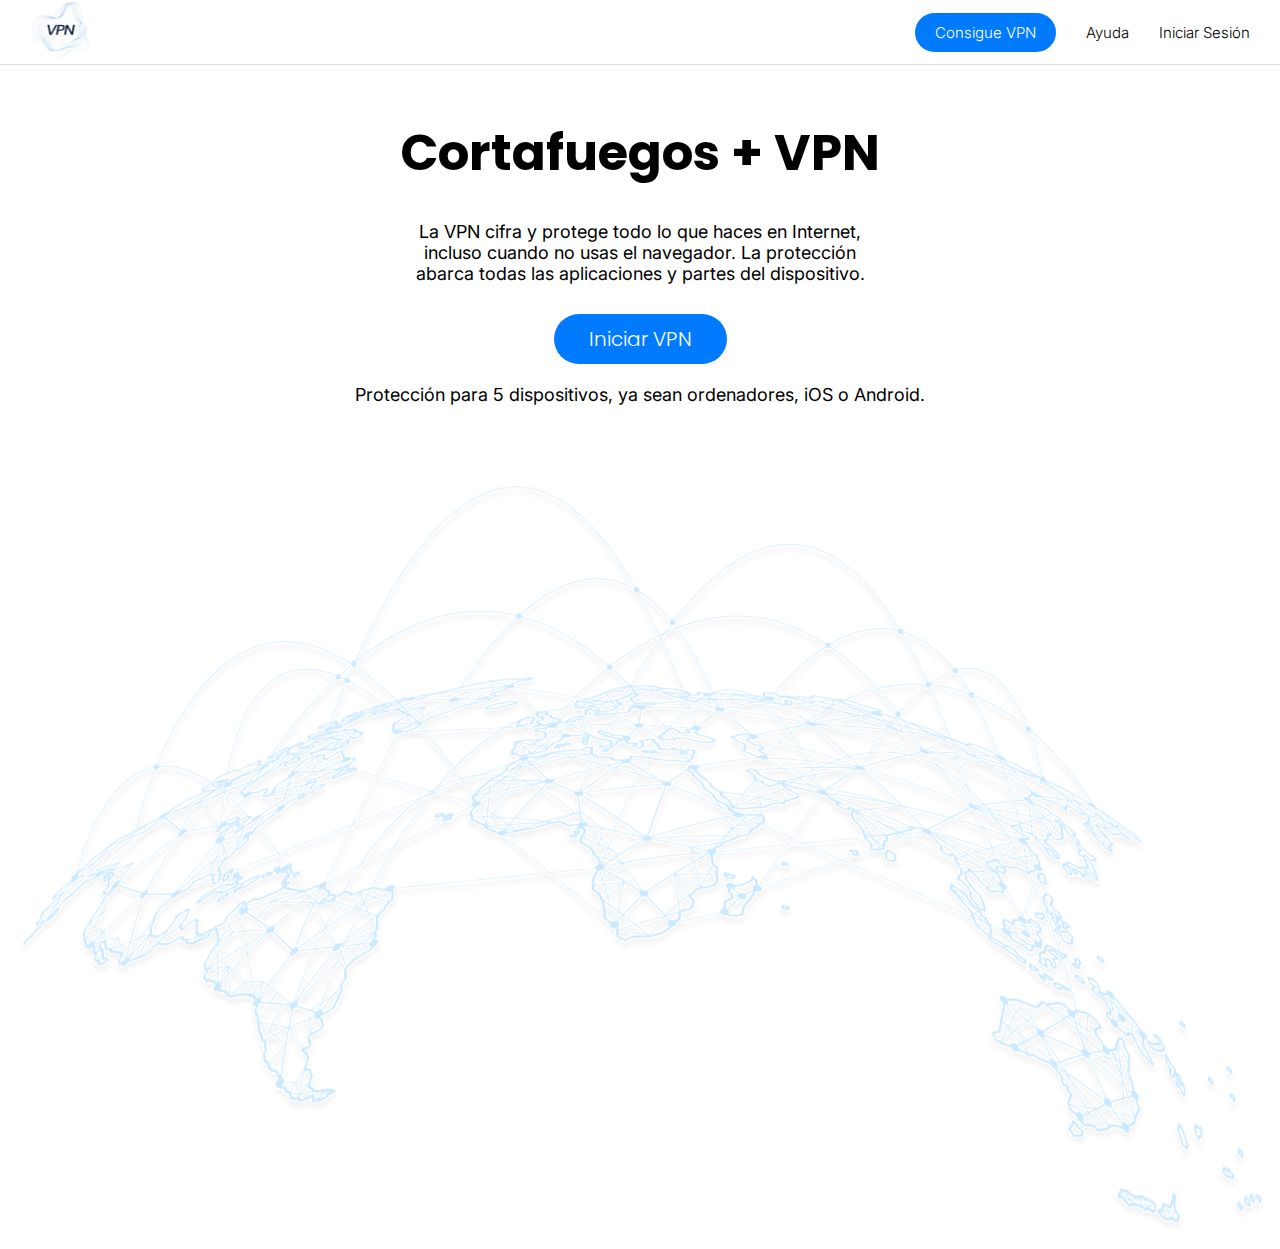
<file: OneDrive/Escritorio/VPN/index.html>
<!DOCTYPE html>
<html lang="en">
<head>
    <meta charset="UTF-8">
    <meta name="viewport" content="width=device-width, initial-scale=1.0">
    <title>Document</title>

    <link rel="preconnect" href="https://fonts.googleapis.com">
    <link rel="preconnect" href="https://fonts.gstatic.com" crossorigin>
    <link href="https://fonts.googleapis.com/css2?family=Inter:wght@400&display=swap" rel="stylesheet">
    <link href="https://fonts.googleapis.com/css2?family=Cabin:wght@600&family=Poppins:wght@400;500&display=swap" rel="stylesheet">



    <link rel="stylesheet" href="./css/style.css">
</head>
<body>
    
    <header>
        

            <header>
                <div class="header-container">
                    <div class="header-logo">
                        <img class="logo-img" src="./img/logo-vpn2.png" alt="Logo de tu sitio">
                    </div>
                    <div class="header-options">
                        <a class="header-button" href="enlace_a_pagina_favuvpn.html">Consigue VPN</a>
                        <a class="header-option" href="enlace_a_pagina_de_ayuda.html">Ayuda</a>
                        <a class="header-option" href="enlace_a_pagina_de_inicio_de_sesion.html">Iniciar Sesión</a>
                    </div>
                </div>
            </header>


        </div>
    </header>


    <div class="content">
        <h1>Cortafuegos + VPN</h1>
        <p class="parrafoMain-1">La VPN cifra y protege todo lo que haces en Internet, incluso cuando no usas el navegador. La protección abarca todas las aplicaciones y partes del dispositivo.</p>
        <a class="button" href="#">Iniciar VPN</a>
        <p class="parrafoMain-2">Protección para 5 dispositivos, ya sean ordenadores, iOS o Android.</p>
    </div>


    <div class="imagen-1">
        <img src="./img/global-network (1).svg" alt="">
    </div>





</body>
</html>
</file>
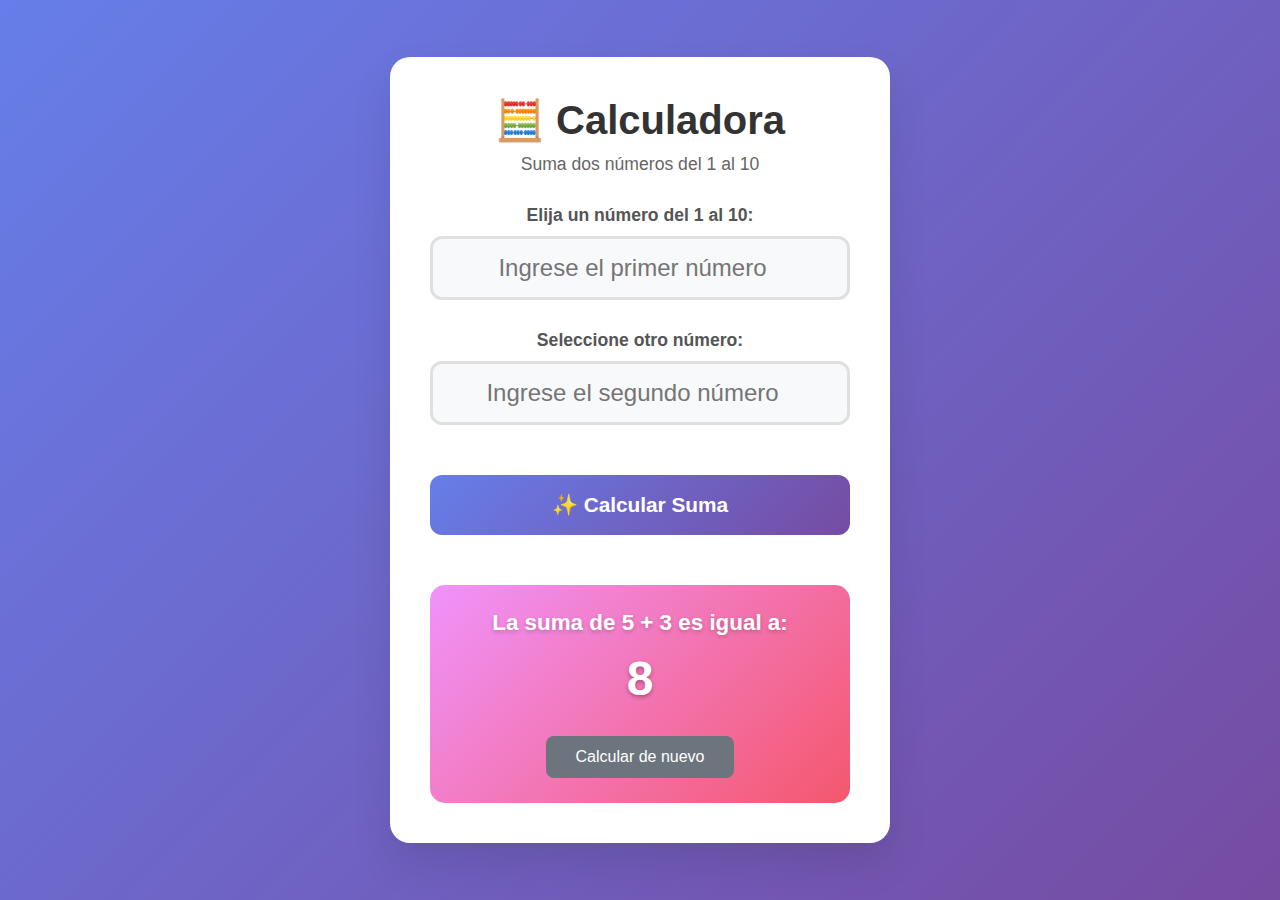
<file: OneDrive/Imágenes/calculadora/index.html>
<!DOCTYPE html>
<html lang="es">
<head>
    <meta charset="UTF-8">
    <meta name="viewport" content="width=device-width, initial-scale=1.0">
    <title>Calculadora Simple</title>
    <link rel="stylesheet" href="./estilos/style.css">
</head>
<body>
    <div class="calculator-container">
        <h1 class="calculator-title">🧮 Calculadora</h1>
        <p class="calculator-subtitle">Suma dos números del 1 al 10</p>
        
        <div class="input-section">
            <label class="input-label" for="numero1">Elija un número del 1 al 10:</label>
            <input type="number" id="numero1" class="number-input" min="1" max="10" placeholder="Ingrese el primer número">
        </div>
        
        <div class="input-section">
            <label class="input-label" for="numero2">Seleccione otro número:</label>
            <input type="number" id="numero2" class="number-input" min="1" max="10" placeholder="Ingrese el segundo número">
        </div>
        
        <button class="calculate-btn">
            ✨ Calcular Suma
        </button>
        
        <div class="error-message" id="errorMessage">
            Por favor, ingrese números válidos del 1 al 10
        </div>
        
        <div class="result-section">
            <div class="result-text">La suma de 5 + 3 es igual a:</div>
            <div class="result-number">8</div>
            <button class="reset-btn">Calcular de nuevo</button>
        </div>
    </div>
</body>
</html>
</file>
<file: OneDrive/Imágenes/calculadora/estilos/style.css>
* {
    margin: 0;
    padding: 0;
    box-sizing: border-box;
}

body {
    font-family: 'Segoe UI', Tahoma, Geneva, Verdana, sans-serif;
    background: linear-gradient(135deg, #667eea 0%, #764ba2 100%);
    min-height: 100vh;
    display: flex;
    justify-content: center;
    align-items: center;
    padding: 20px;
}

.calculator-container {
    background: white;
    border-radius: 20px;
    box-shadow: 0 20px 40px rgba(0, 0, 0, 0.1);
    padding: 40px;
    max-width: 500px;
    width: 100%;
    text-align: center;
}

.calculator-title {
    color: #333;
    font-size: 2.5rem;
    margin-bottom: 10px;
    font-weight: 700;
}

.calculator-subtitle {
    color: #666;
    font-size: 1.1rem;
    margin-bottom: 30px;
}

.input-section {
    margin-bottom: 30px;
}

.input-label {
    display: block;
    color: #555;
    font-size: 1.1rem;
    font-weight: 600;
    margin-bottom: 10px;
}

.number-input {
    width: 100%;
    padding: 15px;
    font-size: 1.5rem;
    border: 3px solid #e0e0e0;
    border-radius: 12px;
    text-align: center;
    transition: all 0.3s ease;
    background: #f8f9fa;
}

.number-input:focus {
    outline: none;
    border-color: #667eea;
    background: white;
    box-shadow: 0 0 0 4px rgba(102, 126, 234, 0.1);
}

.calculate-btn {
    background: linear-gradient(135deg, #667eea 0%, #764ba2 100%);
    color: white;
    border: none;
    padding: 18px 40px;
    font-size: 1.3rem;
    font-weight: 600;
    border-radius: 12px;
    cursor: pointer;
    transition: all 0.3s ease;
    width: 100%;
    margin: 20px 0;
}

.calculate-btn:hover {
    transform: translateY(-2px);
    box-shadow: 0 10px 25px rgba(102, 126, 234, 0.3);
}

.calculate-btn:active {
    transform: translateY(0);
}

.result-section {
    margin-top: 30px;
    padding: 25px;
    background: linear-gradient(135deg, #f093fb 0%, #f5576c 100%);
    border-radius: 15px;
    /* Comentado para mostrar el resultado como ejemplo */
    /* display: none; */
}

.result-section.show {
    display: block;
    animation: slideIn 0.5s ease;
}

@keyframes slideIn {
    from {
        opacity: 0;
        transform: translateY(20px);
    }
    to {
        opacity: 1;
        transform: translateY(0);
    }
}

.result-text {
    color: white;
    font-size: 1.4rem;
    font-weight: 600;
    text-shadow: 0 2px 4px rgba(0, 0, 0, 0.2);
}

.result-number {
    color: white;
    font-size: 3rem;
    font-weight: 800;
    margin: 15px 0;
    text-shadow: 0 2px 4px rgba(0, 0, 0, 0.3);
}

.error-message {
    color: #e74c3c;
    font-size: 1rem;
    margin-top: 10px;
    display: none;
}

.error-message.show {
    display: block;
}

.reset-btn {
    background: #6c757d;
    color: white;
    border: none;
    padding: 12px 30px;
    font-size: 1rem;
    border-radius: 8px;
    cursor: pointer;
    margin-top: 15px;
    transition: all 0.3s ease;
}

.reset-btn:hover {
    background: #5a6268;
    transform: translateY(-1px);
}

@media (max-width: 600px) {
    .calculator-container {
        padding: 30px 20px;
    }
    
    .calculator-title {
        font-size: 2rem;
    }
    
    .number-input {
        font-size: 1.3rem;
        padding: 12px;
    }
    
    .calculate-btn {
        font-size: 1.1rem;
        padding: 15px 30px;
    }
}
</file>
<file: OneDrive/Escritorio/VPN/css/style.css>
* { /* RESET */
    margin: 0;
    padding: 0;
    box-sizing: border-box;
  }



.logo-img {
    width: 60px;
    height: 60px;
}


.header-container {
    border-bottom: 1px solid #e0e0e0;
    display: flex;
    justify-content: space-between; 
    align-items: center; 
    padding: 0px 30px; 
}

.header-logo {
    font-weight: bold; 
}

.header-options {
    display: flex;
    gap: 30px;
    
}

.header-options {
    display: flex;
    justify-content: flex-end; 
    text-decoration: none;
    align-items: center; 
    gap: 30px; 
}


.header-button {
    display: inline-block;
    padding: 10px 20px;
    background-color: #007bff;
    color: #fff;
    border-radius: 20px;
    text-decoration: none;
    font-family: 'Inter', sans-serif;
    font-weight: 300;
    font-size: 15px;
}


.header-option {
    text-decoration: none;
    font-family: 'Inter', sans-serif;
    font-weight: 300;
    font-size: 15px;
    color: black;
    
}


.header-button:hover {
    background-color: #3399ff;
}

.header-option:hover {
    color: #333344; /* Cambia el color al hacer hover */
}








.content {
    display: flex;
    flex-direction: column;
    align-items: center;
    justify-content: center;
    padding: 50px;
    text-align: center;
}

h1 {
    font-size: 50px;
    margin-bottom: 20px;
    font-family: 'Poppins', sans-serif;
}

.parrafoMain-1 {
        font-size: 18px;
        margin: 10px 0px;
        font-family: 'Inter', sans-serif;
        padding: 0px 357px;
        
    
}

.parrafoMain-2 {
    font-size: 18px;
    margin: 10px 0px;
    font-family: 'Inter', sans-serif;
    padding: 10px 200px;

}

.button {
    display: inline-block;
    padding: 10px 35px;
    background-color: #007bff;
    color: #fff;
    border-radius: 50px;
    text-decoration: none;
    font-family: 'Poppins', sans-serif;
    font-weight: 300;
    font-size: 20px;
    margin-top: 20px;
}

.button:hover {
    background-color: #3399ff;
}


.imagen-1 img {
    width: 100%;
    
}
</file>
